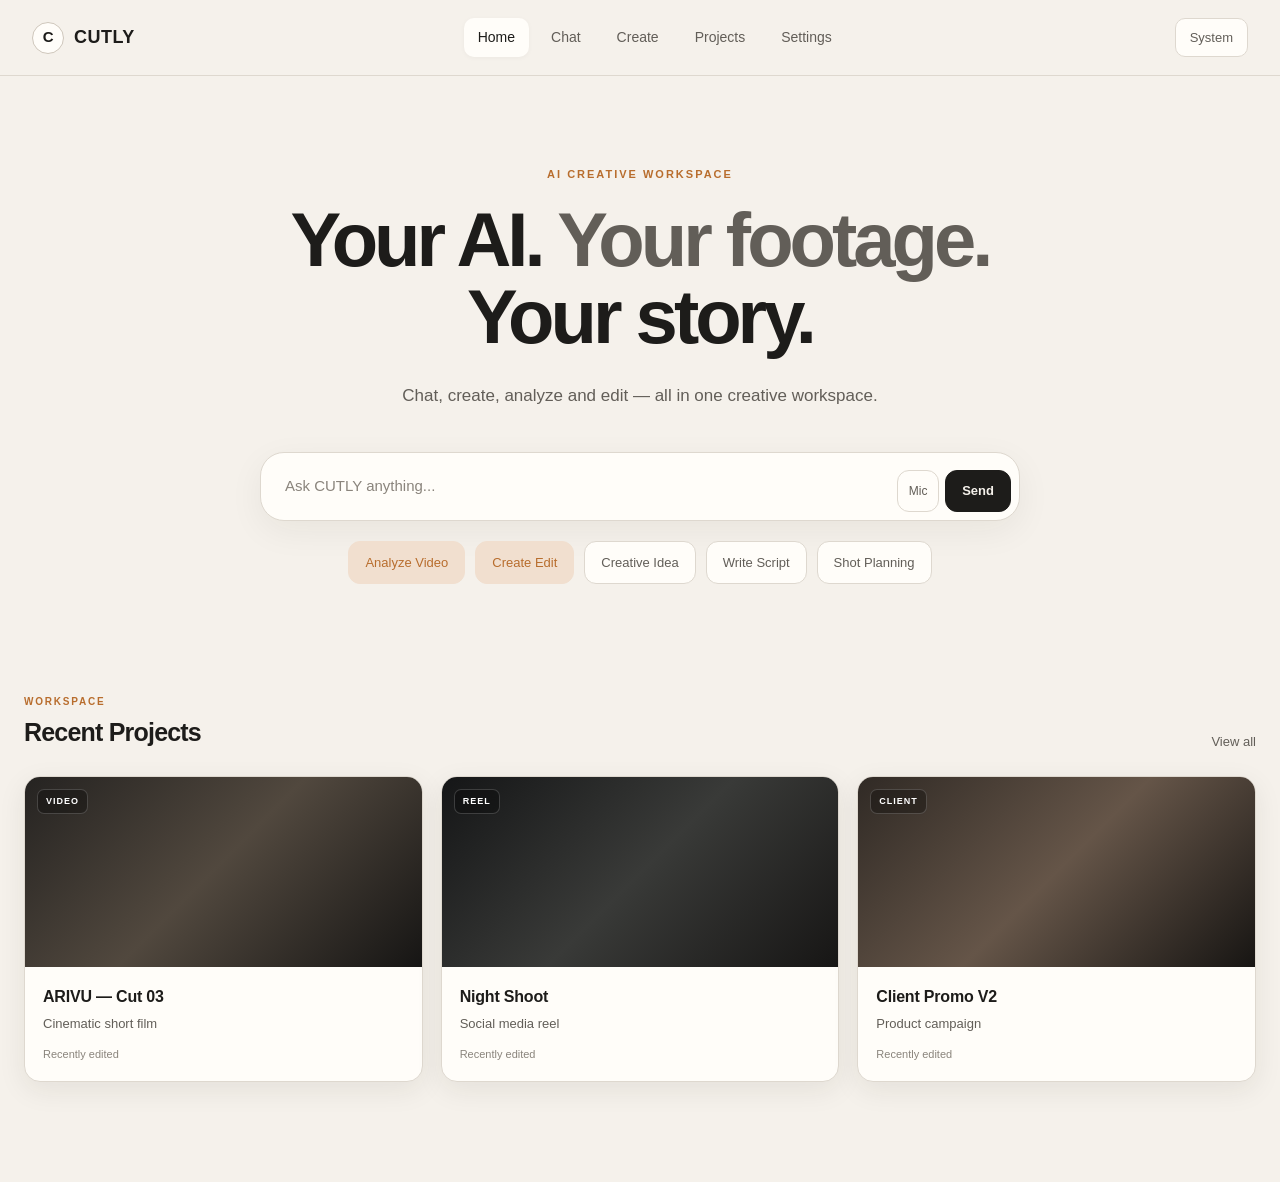
<file: index.html>
<!DOCTYPE html>
<html lang="en">
<head>
    <meta charset="UTF-8">
    <meta name="viewport" content="width=device-width, initial-scale=1.0">

    <meta
        name="description"
        content="CUTLY — Your AI. Your footage. Your story."
    >

    <title>CUTLY — Your AI. Your footage. Your story.</title>

    <link rel="stylesheet" href="style.css">
</head>

<body>

    <div id="app">

        <!-- ==============================
             NAVIGATION
        =============================== -->

        <header class="top-nav">

            <a href="#" class="brand" aria-label="CUTLY Home">
                <span class="brand-mark">C</span>
                <span class="brand-name">CUTLY</span>
            </a>

            <nav class="desktop-nav" aria-label="Main navigation">

                <a href="#" class="nav-link active">
                    Home
                </a>

                <a href="#" class="nav-link">
                    Chat
                </a>

                <a href="#" class="nav-link">
                    Create
                </a>

                <a href="#" class="nav-link">
                    Projects
                </a>

                <a href="#" class="nav-link">
                    Settings
                </a>

            </nav>
<div class="theme-control">

    <button
        class="theme-button"
        type="button"
        aria-label="Change theme"
        aria-expanded="false"
    >
        <span class="theme-current">System</span>
    </button>

    <div class="theme-menu" hidden>

        <button type="button" data-theme="light">
            Light
        </button>

        <button type="button" data-theme="dark">
            Dark
        </button>

        <button type="button" data-theme="system">
            System
        </button>

    </div>

</div>
        </header>


        <!-- ==============================
             MAIN CONTENT
        =============================== -->

        <main class="main-content">

            <!-- HERO -->

            <section class="hero-section">

                <p class="eyebrow">
                    AI CREATIVE WORKSPACE
                </p>

                <h1>
                    Your AI.
                    <span>Your footage.</span>
                    Your story.
                </h1>

                <p class="hero-description">
                    Chat, create, analyze and edit —
                    all in one creative workspace.
                </p>


                <!-- AI INPUT -->

                <div class="ai-input-container">

                    <label for="ai-input" class="sr-only">
                        Ask CUTLY anything
                    </label>

                    <textarea
                        id="ai-input"
                        class="ai-input"
                        rows="1"
                        placeholder="Ask CUTLY anything..."
                    ></textarea>

                    <div class="input-actions">

                        <button
                            type="button"
                            class="icon-button voice-button"
                            aria-label="Use voice input"
                        >
                            Mic
                        </button>

                        <button
                            type="button"
                            class="send-button"
                            aria-label="Send message"
                        >
                            Send
                        </button>

                    </div>

                </div>


                <!-- QUICK ACTIONS -->

                <div class="quick-actions">

                    <button
                        type="button"
                        class="quick-action primary-action"
                    >
                        <span>Analyze Video</span>
                    </button>

                    <button
                        type="button"
                        class="quick-action primary-action"
                    >
                        <span>Create Edit</span>
                    </button>

                    <button
                        type="button"
                        class="quick-action"
                    >
                        <span>Creative Idea</span>
                    </button>

                    <button
                        type="button"
                        class="quick-action"
                    >
                        <span>Write Script</span>
                    </button>

                    <button
                        type="button"
                        class="quick-action"
                    >
                        <span>Shot Planning</span>
                    </button>

                </div>

            </section>


            <!-- ==============================
                 RECENT PROJECTS
            =============================== -->

            <section class="projects-section">

                <div class="section-heading">

                    <div>
                        <p class="section-label">
                            WORKSPACE
                        </p>

                        <h2>
                            Recent Projects
                        </h2>
                    </div>

                    <button
                        type="button"
                        class="text-button"
                    >
                        View all
                    </button>

                </div>


                <div class="project-grid">

                    <!-- PROJECT 1 -->

                    <article class="project-card">

                        <div class="project-thumbnail project-thumbnail-one">
                            <span class="project-type">
                                VIDEO
                            </span>
                        </div>

                        <div class="project-info">

                            <h3>
                                ARIVU — Cut 03
                            </h3>

                            <p>
                                Cinematic short film
                            </p>

                            <span class="project-meta">
                                Recently edited
                            </span>

                        </div>

                    </article>


                    <!-- PROJECT 2 -->

                    <article class="project-card">

                        <div class="project-thumbnail project-thumbnail-two">
                            <span class="project-type">
                                REEL
                            </span>
                        </div>

                        <div class="project-info">

                            <h3>
                                Night Shoot
                            </h3>

                            <p>
                                Social media reel
                            </p>

                            <span class="project-meta">
                                Recently edited
                            </span>

                        </div>

                    </article>


                    <!-- PROJECT 3 -->

                    <article class="project-card">

                        <div class="project-thumbnail project-thumbnail-three">
                            <span class="project-type">
                                CLIENT
                            </span>
                        </div>

                        <div class="project-info">

                            <h3>
                                Client Promo V2
                            </h3>

                            <p>
                                Product campaign
                            </p>

                            <span class="project-meta">
                                Recently edited
                            </span>

                        </div>

                    </article>

                </div>

            </section>

        </main>


        <!-- ==============================
             MOBILE NAVIGATION
        =============================== -->

        <nav class="mobile-nav" aria-label="Mobile navigation">

            <a href="#" class="mobile-nav-item active">
                Home
            </a>

            <a href="#" class="mobile-nav-item">
                Chat
            </a>

            <a href="#" class="mobile-nav-item create-item">
                Create
            </a>

            <a href="#" class="mobile-nav-item">
                Projects
            </a>

            <a href="#" class="mobile-nav-item">
                Settings
            </a>

        </nav>

    </div>


    <script src="script.js"></script>

</body>
</html>
</file>
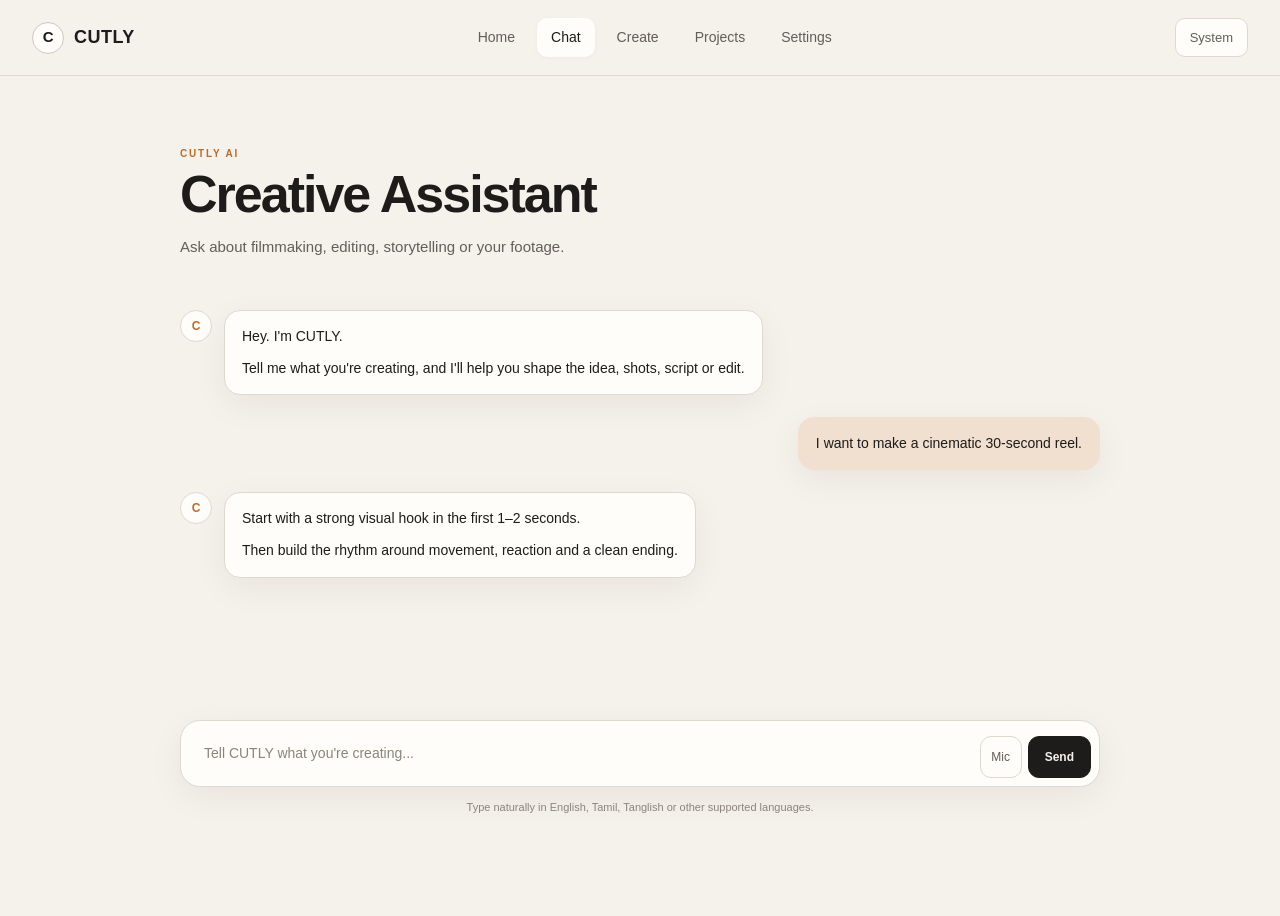
<file: chat.html>
<!DOCTYPE html>
<html lang="en">
<head>
    <meta charset="UTF-8">
    <meta name="viewport" content="width=device-width, initial-scale=1.0">

    <meta
        name="description"
        content="CUTLY AI Creative Assistant"
    >

    <title>Chat — CUTLY</title>

    <link rel="stylesheet" href="style.css">
</head>

<body>

    <div id="app">

        <!-- ==============================
             TOP NAVIGATION
        =============================== -->

        <header class="top-nav">

            <a href="index.html" class="brand" aria-label="CUTLY Home">
                <span class="brand-mark">C</span>
                <span class="brand-name">CUTLY</span>
            </a>

            <nav class="desktop-nav" aria-label="Main navigation">

                <a href="index.html" class="nav-link">
                    Home
                </a>

                <a href="chat.html" class="nav-link active">
                    Chat
                </a>

                <a href="#" class="nav-link">
                    Create
                </a>

                <a href="#" class="nav-link">
                    Projects
                </a>

                <a href="#" class="nav-link">
                    Settings
                </a>

            </nav>

            <!-- Theme -->

            <div class="theme-control">

                <button
                    class="theme-button"
                    type="button"
                    aria-label="Change theme"
                    aria-expanded="false"
                >
                    <span class="theme-current">
                        System
                    </span>
                </button>

                <div class="theme-menu" hidden>

                    <button type="button" data-theme="light">
                        Light
                    </button>

                    <button type="button" data-theme="dark">
                        Dark
                    </button>

                    <button type="button" data-theme="system">
                        System
                    </button>

                </div>

            </div>

        </header>


        <!-- ==============================
             CHAT MAIN
        =============================== -->

        <main class="chat-page">

            <section class="chat-container">

                <!-- Chat Header -->

                <div class="chat-header">

                    <div>

                        <p class="section-label">
                            CUTLY AI
                        </p>

                        <h1>
                            Creative Assistant
                        </h1>

                        <p class="chat-subtitle">
                            Ask about filmmaking, editing,
                            storytelling or your footage.
                        </p>

                    </div>

                </div>


                <!-- ==============================
                     CONVERSATION
                =============================== -->

                <div
                    class="chat-messages"
                    id="chat-messages"
                    aria-live="polite"
                >

                    <!-- AI Welcome -->

                    <div class="message ai-message">

                        <div class="message-avatar">
                            C
                        </div>

                        <div class="message-content">

                            <p>
                                Hey. I'm CUTLY.
                            </p>

                            <p>
                                Tell me what you're creating,
                                and I'll help you shape the idea,
                                shots, script or edit.
                            </p>

                        </div>

                    </div>


                    <!-- Example User Message -->

                    <div class="message user-message">

                        <div class="message-content">

                            <p>
                                I want to make a cinematic
                                30-second reel.
                            </p>

                        </div>

                    </div>


                    <!-- Example AI Response -->

                    <div class="message ai-message">

                        <div class="message-avatar">
                            C
                        </div>

                        <div class="message-content">

                            <p>
                                Start with a strong visual hook
                                in the first 1–2 seconds.
                            </p>

                            <p>
                                Then build the rhythm around
                                movement, reaction and a clean ending.
                            </p>

                        </div>

                    </div>

                </div>


                <!-- ==============================
                     CHAT INPUT
                =============================== -->

                <div class="chat-input-area">

                    <label
                        for="chat-input"
                        class="sr-only"
                    >
                        Message CUTLY
                    </label>

                    <textarea
                        id="chat-input"
                        class="chat-input"
                        rows="1"
                        placeholder="Tell CUTLY what you're creating..."
                    ></textarea>


                    <div class="chat-input-actions">

                        <button
                            type="button"
                            class="chat-voice-button"
                            aria-label="Use voice input"
                        >
                            Mic
                        </button>

                        <button
                            type="button"
                            class="chat-send-button"
                            aria-label="Send message"
                        >
                            Send
                        </button>

                    </div>

                </div>


                <!-- AI capability hint -->

                <p class="chat-hint">
                    Type naturally in English, Tamil,
                    Tanglish or other supported languages.
                </p>

            </section>

        </main>


        <!-- ==============================
             MOBILE NAVIGATION
        =============================== -->

        <nav
            class="mobile-nav"
            aria-label="Mobile navigation"
        >

            <a
                href="index.html"
                class="mobile-nav-item"
            >
                Home
            </a>

            <a
                href="chat.html"
                class="mobile-nav-item active"
            >
                Chat
            </a>

            <a
                href="#"
                class="mobile-nav-item create-item"
            >
                Create
            </a>

            <a
                href="#"
                class="mobile-nav-item"
            >
                Projects
            </a>

            <a
                href="#"
                class="mobile-nav-item"
            >
                Settings
            </a>

        </nav>

    </div>


    <script src="script.js"></script>

</body>
</html>
</file>
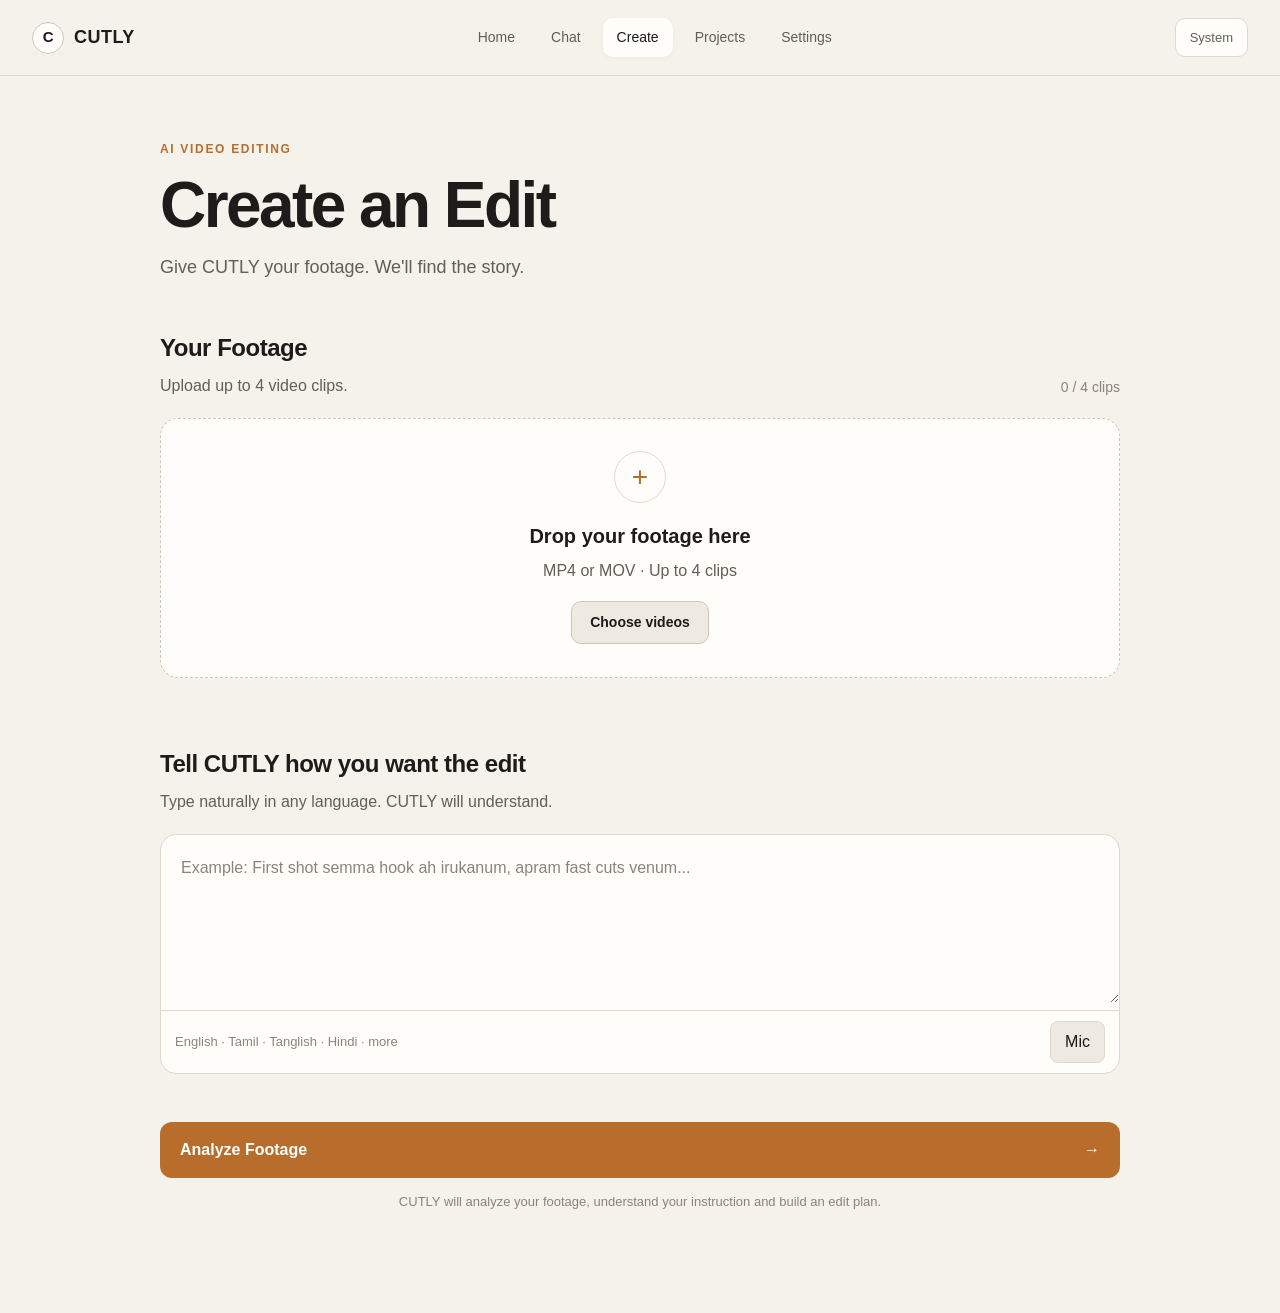
<file: create.html>
<!DOCTYPE html>
<html lang="en">

<head>

    <meta charset="UTF-8">

    <meta
        name="viewport"
        content="width=device-width, initial-scale=1.0"
    >

    <meta
        name="description"
        content="CUTLY — Create an AI-powered video edit."
    >

    <title>Create Edit — CUTLY</title>

    <link rel="stylesheet" href="style.css">

</head>

<body>

<div id="app">

    <!-- ==============================
         NAVIGATION
    =============================== -->

    <header class="top-nav">

        <a
            href="index.html"
            class="brand"
            aria-label="CUTLY Home"
        >

            <span class="brand-mark">C</span>

            <span class="brand-name">
                CUTLY
            </span>

        </a>


        <nav
            class="desktop-nav"
            aria-label="Main navigation"
        >

            <a
                href="index.html"
                class="nav-link"
            >
                Home
            </a>

            <a
                href="chat.html"
                class="nav-link"
            >
                Chat
            </a>

            <a
                href="create.html"
                class="nav-link active"
            >
                Create
            </a>

            <a
                href="#"
                class="nav-link"
            >
                Projects
            </a>

            <a
                href="#"
                class="nav-link"
            >
                Settings
            </a>

        </nav>


        <!-- Theme -->

        <div class="theme-control">

            <button
                class="theme-button"
                type="button"
                aria-label="Change theme"
                aria-expanded="false"
            >

                <span class="theme-current">
                    System
                </span>

            </button>


            <div
                class="theme-menu"
                hidden
            >

                <button
                    type="button"
                    data-theme="light"
                >
                    Light
                </button>

                <button
                    type="button"
                    data-theme="dark"
                >
                    Dark
                </button>

                <button
                    type="button"
                    data-theme="system"
                >
                    System
                </button>

            </div>

        </div>

    </header>


    <!-- ==============================
         CREATE MAIN
    =============================== -->

    <main class="create-page">

        <section class="create-container">


            <!-- HEADER -->

            <div class="create-header">

                <p class="section-label">
                    AI VIDEO EDITING
                </p>

                <h1>
                    Create an Edit
                </h1>

                <p class="create-subtitle">
                    Give CUTLY your footage.
                    We'll find the story.
                </p>

            </div>


            <!-- ==============================
                 UPLOAD AREA
            =============================== -->

            <section
                class="upload-section"
                aria-label="Video upload"
            >

                <div class="upload-header">

                    <div>

                        <h2>
                            Your Footage
                        </h2>

                        <p>
                            Upload up to 4 video clips.
                        </p>

                    </div>

                    <span class="clip-counter">
                        0 / 4 clips
                    </span>

                </div>


                <!-- Upload box -->

                <label
                    class="upload-box"
                    for="video-upload"
                >

                    <input
                        id="video-upload"
                        type="file"
                        accept="video/mp4,video/quicktime"
                        multiple
                        hidden
                    >

                    <div class="upload-icon">
                        +
                    </div>

                    <h3>
                        Drop your footage here
                    </h3>

                    <p>
                        MP4 or MOV · Up to 4 clips
                    </p>

                    <span class="upload-button">
                        Choose videos
                    </span>

                </label>


                <!-- Uploaded clips -->

                <div
                    class="clip-grid"
                    id="clip-grid"
                >

                </div>

            </section>


            <!-- ==============================
                 AI INSTRUCTION
            =============================== -->

            <section class="instruction-section">

                <div class="instruction-header">

                    <h2>
                        Tell CUTLY how you want the edit
                    </h2>

                    <p>
                        Type naturally in any language.
                        CUTLY will understand.
                    </p>

                </div>


                <div class="instruction-box">

                    <label
                        for="edit-instruction"
                        class="sr-only"
                    >
                        Edit instruction
                    </label>

                    <textarea
                        id="edit-instruction"
                        rows="5"
                        placeholder="Example: First shot semma hook ah irukanum, apram fast cuts venum..."
                    ></textarea>


                    <div class="instruction-actions">

                        <span class="language-hint">
                            English · Tamil · Tanglish · Hindi · more
                        </span>

                        <button
                            type="button"
                            class="instruction-mic"
                            id="instruction-mic"
                        >
                            Mic
                        </button>

                    </div>

                </div>

            </section>


            <!-- ==============================
                 ANALYZE BUTTON
            =============================== -->

            <button
                type="button"
                class="analyze-button"
                id="analyze-button"
            >

                <span>
                    Analyze Footage
                </span>

                <span>
                    →
                </span>

            </button>


            <p class="create-note">
                CUTLY will analyze your footage,
                understand your instruction and build
                an edit plan.
            </p>

        </section>

    </main>
<!-- ANALYSIS SCREEN -->
<section class="analysis-screen" id="analysis-screen">

    <div class="analysis-content">

        <p class="analysis-label">CUTLY ANALYSIS</p>

        <h2>Analyzing your footage</h2>

        <p class="analysis-subtitle">
            CUTLY is understanding your footage and building your edit.
        </p>

        <div class="analysis-progress">
            <div class="progress-bar">
                <div class="progress-fill" id="progress-fill"></div>
            </div>

            <span id="progress-percent">0%</span>
        </div>

        <div class="analysis-steps">

            <div class="analysis-step" id="step-shots">
                <span class="step-icon">○</span>
                <span>Detecting shots</span>
            </div>

            <div class="analysis-step" id="step-moments">
                <span class="step-icon">○</span>
                <span>Finding key moments</span>
            </div>

            <div class="analysis-step" id="step-pacing">
                <span class="step-icon">○</span>
                <span>Checking pacing</span>
            </div>

            <div class="analysis-step" id="step-building">
                <span class="step-icon">○</span>
                <span>Building edit</span>
            </div>

        </div>

        <div class="analysis-complete" id="analysis-complete">
            <span>✓</span>
            <div>
                <strong>Let's do this.</strong>
                <p>CUTLY has finished analyzing your clips.</p>
            </div>
        </div>

        <button class="view-plan-button" id="view-plan-button">
            <span>View Edit Plan</span>
            <span>→</span>
        </button>

    </div>

</section>
<!-- EDIT PLAN SCREEN -->
<section class="edit-plan-screen" id="edit-plan-screen">

    <div class="edit-plan-content">

        <p class="analysis-label">CUTLY EDIT PLAN</p>

        <h2>Your Edit</h2>

        <p class="analysis-subtitle">
            CUTLY has shaped your footage into a story.
        </p>

        <div class="edit-meta">
            <span>12.8 sec</span>
            <span>Cinematic</span>
            <span>Fast paced</span>
        </div>

        <div class="shot-list">

            <div class="shot-card">
                <span class="shot-number">01</span>
                <div>
                    <strong>HOOK</strong>
                    <p>Start with the strongest opening moment.</p>
                </div>
                <span class="shot-time">00:00 – 00:03</span>
            </div>

            <div class="shot-card">
                <span class="shot-number">02</span>
                <div>
                    <strong>ACTION</strong>
                    <p>Move quickly into the main action.</p>
                </div>
                <span class="shot-time">00:03 – 00:07</span>
            </div>

            <div class="shot-card">
                <span class="shot-number">03</span>
                <div>
                    <strong>REACTION</strong>
                    <p>Use the reaction to give the sequence emotion.</p>
                </div>
                <span class="shot-time">00:07 – 00:10</span>
            </div>

            <div class="shot-card">
                <span class="shot-number">04</span>
                <div>
                    <strong>ENDING</strong>
                    <p>Finish on a clean memorable frame.</p>
                </div>
                <span class="shot-time">00:10 – 00:12.8</span>
            </div>

        </div>

        <div class="edit-plan-actions">
            <button class="adjust-button" id="adjust-edit-button">
                Adjust
            </button>

            <button class="create-edit-button" id="create-edit-button">
                Create Edit →
            </button>
        </div>

    </div>

</section>

    <!-- ==============================
         MOBILE NAV
    =============================== -->

    <nav
        class="mobile-nav"
        aria-label="Mobile navigation"
    >

        <a
            href="index.html"
            class="mobile-nav-item"
        >
            Home
        </a>

        <a
            href="chat.html"
            class="mobile-nav-item"
        >
            Chat
        </a>

        <a
            href="create.html"
            class="mobile-nav-item active create-item"
        >
            Create
        </a>

        <a
            href="#"
            class="mobile-nav-item"
        >
            Projects
        </a>

        <a
            href="#"
            class="mobile-nav-item"
        >
            Settings
        </a>

    </nav>

</div>


<script src="script.js"></script>

</body>

</html>
</file>
<file: style.css>
/* =========================================================
   CUTLY — V1 DESIGN SYSTEM
   ========================================================= */

/* ---------- THEME VARIABLES ---------- */

:root {
    --bg: #f5f1eb;
    --surface: #fffdf9;
    --surface-soft: #eee9e1;

    --text: #1d1c1a;
    --text-soft: #625e58;
    --text-muted: #8a847c;

    --border: #ded8cf;
    --border-strong: #cec6bb;

    --accent: #b86d2d;
    --accent-hover: #9f5b23;
    --accent-soft: #f1dfcf;

    --shadow-soft: 0 10px 35px rgba(40, 32, 24, 0.06);
    --shadow-card: 0 8px 28px rgba(40, 32, 24, 0.08);

    --radius-small: 10px;
    --radius-medium: 16px;
    --radius-large: 24px;

    --max-width: 1240px;
}


/* ---------- DARK THEME FOUNDATION ---------- */

@media (prefers-color-scheme: dark) {
    :root {
        --bg: #11100f;
        --surface: #181715;
        --surface-soft: #211f1c;

        --text: #f5f1eb;
        --text-soft: #b8b1a8;
        --text-muted: #827b73;

        --border: #302d29;
        --border-strong: #403b35;

        --accent: #d18a4b;
        --accent-hover: #e09a5b;
        --accent-soft: #38291e;

        --shadow-soft: 0 10px 35px rgba(0, 0, 0, 0.20);
        --shadow-card: 0 8px 28px rgba(0, 0, 0, 0.30);
    }
}


/* ---------- RESET ---------- */

* {
    margin: 0;
    padding: 0;
    box-sizing: border-box;
}

html {
    scroll-behavior: smooth;
}

body {
    min-height: 100vh;

    font-family:
        Inter,
        -apple-system,
        BlinkMacSystemFont,
        "Segoe UI",
        Arial,
        sans-serif;

    background: var(--bg);
    color: var(--text);

    line-height: 1.5;

    -webkit-font-smoothing: antialiased;
}

button,
input,
textarea {
    font: inherit;
}

button {
    cursor: pointer;
}

a {
    color: inherit;
    text-decoration: none;
}

textarea {
    resize: none;
}

::selection {
    background: var(--accent-soft);
    color: var(--text);
}


/* ---------- ACCESSIBILITY ---------- */

.sr-only {
    position: absolute;
    width: 1px;
    height: 1px;
    padding: 0;
    margin: -1px;
    overflow: hidden;
    clip: rect(0, 0, 0, 0);
    white-space: nowrap;
    border: 0;
}


/* ---------- APP ---------- */

#app {
    min-height: 100vh;
}


/* =========================================================
   NAVIGATION
   ========================================================= */

.top-nav {
    width: 100%;
    height: 76px;

    display: flex;
    align-items: center;
    justify-content: space-between;

    padding: 0 32px;

    border-bottom: 1px solid var(--border);

    background: rgba(245, 241, 235, 0.88);

    backdrop-filter: blur(16px);
    -webkit-backdrop-filter: blur(16px);

    position: sticky;
    top: 0;
    z-index: 100;
}

.brand {
    display: flex;
    align-items: center;
    gap: 10px;

    font-weight: 700;
    letter-spacing: -0.5px;
}

.brand-mark {
    width: 32px;
    height: 32px;

    display: grid;
    place-items: center;

    border: 1px solid var(--border-strong);
    border-radius: 50%;

    font-size: 15px;
    font-weight: 700;

    background: var(--surface);
}

.brand-name {
    font-size: 18px;
    letter-spacing: 0.5px;
}

.desktop-nav {
    display: flex;
    align-items: center;
    gap: 8px;
}

.nav-link {
    padding: 9px 14px;

    border-radius: 10px;

    color: var(--text-soft);

    font-size: 14px;
    font-weight: 500;

    transition:
        background 0.2s ease,
        color 0.2s ease;
}

.nav-link:hover {
    background: var(--surface-soft);
    color: var(--text);
}

.nav-link.active {
    background: var(--surface);
    color: var(--text);

    box-shadow: 0 1px 5px rgba(0, 0, 0, 0.04);
}

.theme-button {
    border: 1px solid var(--border);
    background: var(--surface);

    color: var(--text-soft);

    padding: 9px 14px;

    border-radius: 10px;

    font-size: 13px;

    transition: all 0.2s ease;
}

.theme-button:hover {
    border-color: var(--border-strong);
    color: var(--text);
}


/* =========================================================
   MAIN CONTENT
   ========================================================= */

.main-content {
    width: min(100% - 48px, var(--max-width));

    margin: 0 auto;

    padding: 90px 0 100px;
}


/* =========================================================
   HERO
   ========================================================= */

.hero-section {
    max-width: 900px;

    margin: 0 auto;

    text-align: center;
}

.eyebrow {
    margin-bottom: 18px;

    color: var(--accent);

    font-size: 11px;
    font-weight: 700;

    letter-spacing: 2px;
}

.hero-section h1 {
    max-width: 850px;

    margin: 0 auto;

    font-size: clamp(42px, 6vw, 76px);

    line-height: 1.02;

    letter-spacing: -4px;

    font-weight: 650;
}

.hero-section h1 span {
    color: var(--text-soft);
}

.hero-description {
    max-width: 590px;

    margin: 26px auto 0;

    color: var(--text-soft);

    font-size: 17px;

    line-height: 1.7;
}


/* =========================================================
   AI INPUT
   ========================================================= */

.ai-input-container {
    max-width: 760px;

    margin: 42px auto 0;

    padding: 8px;

    display: flex;
    align-items: flex-end;
    gap: 8px;

    background: var(--surface);

    border: 1px solid var(--border);

    border-radius: var(--radius-large);

    box-shadow: var(--shadow-soft);

    transition:
        border-color 0.2s ease,
        box-shadow 0.2s ease;
}

.ai-input-container:focus-within {
    border-color: var(--accent);

    box-shadow:
        0 10px 35px rgba(40, 32, 24, 0.08),
        0 0 0 3px var(--accent-soft);
}

.ai-input {
    width: 100%;
    min-height: 48px;

    padding: 14px 16px;

    border: none;
    outline: none;

    background: transparent;

    color: var(--text);

    font-size: 15px;

    line-height: 1.5;
}

.ai-input::placeholder {
    color: var(--text-muted);
}

.input-actions {
    display: flex;
    align-items: center;
    gap: 6px;
}

.icon-button,
.send-button {
    height: 42px;

    border-radius: 12px;

    border: 1px solid var(--border);

    display: grid;
    place-items: center;

    transition: all 0.2s ease;
}

.icon-button {
    width: 42px;

    background: transparent;

    color: var(--text-soft);

    font-size: 12px;
}

.icon-button:hover {
    background: var(--surface-soft);
    color: var(--text);
}

.send-button {
    padding: 0 16px;

    border-color: var(--text);

    background: var(--text);

    color: var(--bg);

    font-size: 13px;
    font-weight: 600;
}

.send-button:hover {
    background: var(--accent);
    border-color: var(--accent);
}


/* =========================================================
   QUICK ACTIONS
   ========================================================= */

.quick-actions {
    display: flex;

    justify-content: center;
    flex-wrap: wrap;

    gap: 10px;

    margin-top: 20px;
}

.quick-action {
    padding: 11px 16px;

    border: 1px solid var(--border);

    border-radius: 12px;

    background: var(--surface);

    color: var(--text-soft);

    font-size: 13px;
    font-weight: 500;

    transition:
        transform 0.2s ease,
        border-color 0.2s ease,
        background 0.2s ease,
        color 0.2s ease;
}

.quick-action:hover {
    transform: translateY(-1px);

    border-color: var(--border-strong);

    background: var(--surface-soft);

    color: var(--text);
}

.quick-action.primary-action {
    border-color: var(--accent-soft);

    background: var(--accent-soft);

    color: var(--accent);
}

.quick-action.primary-action:hover {
    border-color: var(--accent);
}


/* =========================================================
   PROJECTS
   ========================================================= */

.projects-section {
    margin-top: 110px;
}

.section-heading {
    display: flex;
    align-items: flex-end;
    justify-content: space-between;

    margin-bottom: 24px;
}

.section-label {
    margin-bottom: 5px;

    color: var(--accent);

    font-size: 10px;
    font-weight: 700;

    letter-spacing: 1.8px;
}

.section-heading h2 {
    font-size: 25px;

    letter-spacing: -0.8px;
}

.text-button {
    border: none;

    background: transparent;

    color: var(--text-soft);

    font-size: 13px;
    font-weight: 500;
}

.text-button:hover {
    color: var(--accent);
}


/* ---------- PROJECT GRID ---------- */

.project-grid {
    display: grid;

    grid-template-columns:
        repeat(3, minmax(0, 1fr));

    gap: 18px;
}


/* ---------- PROJECT CARD ---------- */

.project-card {
    overflow: hidden;

    border: 1px solid var(--border);

    border-radius: var(--radius-medium);

    background: var(--surface);

    box-shadow: var(--shadow-card);

    transition:
        transform 0.25s ease,
        border-color 0.25s ease;
}

.project-card:hover {
    transform: translateY(-4px);

    border-color: var(--border-strong);
}


/* ---------- PROJECT THUMBNAILS ---------- */

.project-thumbnail {
    position: relative;

    height: 190px;

    overflow: hidden;

    background-size: cover;
    background-position: center;
}


/*
   Temporary cinematic thumbnails.
   Real project images will be connected later.
*/

.project-thumbnail-one {
    background:
        linear-gradient(
            135deg,
            #252321 0%,
            #51483e 48%,
            #161514 100%
        );
}

.project-thumbnail-two {
    background:
        linear-gradient(
            135deg,
            #151617 0%,
            #393a38 50%,
            #171615 100%
        );
}

.project-thumbnail-three {
    background:
        linear-gradient(
            135deg,
            #302a25 0%,
            #655548 50%,
            #171513 100%
        );
}

.project-type {
    position: absolute;

    top: 12px;
    left: 12px;

    padding: 5px 8px;

    border: 1px solid rgba(255, 255, 255, 0.18);

    border-radius: 7px;

    background: rgba(0, 0, 0, 0.28);

    color: #fff;

    font-size: 9px;
    font-weight: 700;

    letter-spacing: 1px;

    backdrop-filter: blur(8px);
}


/* ---------- PROJECT INFO ---------- */

.project-info {
    padding: 18px;
}

.project-info h3 {
    font-size: 16px;

    letter-spacing: -0.2px;
}

.project-info p {
    margin-top: 5px;

    color: var(--text-soft);

    font-size: 13px;
}

.project-meta {
    display: block;

    margin-top: 13px;

    color: var(--text-muted);

    font-size: 11px;
}


/* =========================================================
   MOBILE NAV
   ========================================================= */

.mobile-nav {
    display: none;
}


/* =========================================================
   RESPONSIVE — TABLET
   ========================================================= */

@media (max-width: 900px) {

    .desktop-nav {
        gap: 2px;
    }

    .nav-link {
        padding: 8px 9px;
    }

    .main-content {
        padding-top: 70px;
    }

    .project-grid {
        grid-template-columns: 1fr 1fr;
    }
}


/* =========================================================
   RESPONSIVE — MOBILE
   ========================================================= */

@media (max-width: 700px) {

    .top-nav {
        height: 64px;

        padding: 0 18px;
    }

    .desktop-nav {
        display: none;
    }

    .theme-button {
        padding: 8px 10px;
    }

    .brand-mark {
        width: 29px;
        height: 29px;
    }

    .brand-name {
        font-size: 16px;
    }

    .main-content {
        width: min(100% - 32px, 600px);

        padding: 55px 0 100px;
    }

    .hero-section h1 {
        font-size: clamp(40px, 12vw, 58px);

        letter-spacing: -2.8px;
    }

    .hero-description {
        font-size: 15px;
    }

    .ai-input-container {
        margin-top: 30px;

        border-radius: 18px;
    }

    .ai-input {
        min-height: 44px;

        padding: 12px;
    }

    .quick-actions {
        justify-content: flex-start;
    }

    .quick-action {
        font-size: 12px;
    }

    .projects-section {
        margin-top: 75px;
    }

    .section-heading h2 {
        font-size: 21px;
    }

    .project-grid {
        grid-template-columns: 1fr;

        gap: 14px;
    }

    .project-thumbnail {
        height: 210px;
    }

    .mobile-nav {
        position: fixed;

        left: 12px;
        right: 12px;
        bottom: 12px;

        height: 64px;

        display: grid;
        grid-template-columns: repeat(5, 1fr);
        align-items: center;

        padding: 5px;

        border: 1px solid var(--border);

        border-radius: 18px;

        background: rgba(255, 253, 249, 0.92);

        box-shadow: 0 10px 35px rgba(0, 0, 0, 0.12);

        backdrop-filter: blur(18px);
        -webkit-backdrop-filter: blur(18px);

        z-index: 200;
    }

    .mobile-nav-item {
        height: 52px;

        display: grid;
        place-items: center;

        border-radius: 14px;

        color: var(--text-muted);

        font-size: 10px;
        font-weight: 600;

        transition: all 0.2s ease;
    }

    .mobile-nav-item.active {
        background: var(--surface-soft);

        color: var(--text);
    }

    .mobile-nav-item.create-item {
        color: var(--accent);
    }
}


/* =========================================================
   VERY SMALL SCREENS
   ========================================================= */

@media (max-width: 400px) {

    .main-content {
        width: min(100% - 24px, 600px);
    }

    .hero-section h1 {
        font-size: 38px;
    }

    .ai-input-container {
        flex-direction: column;
        align-items: stretch;
    }

    .input-actions {
        justify-content: flex-end;
    }

    .project-thumbnail {
        height: 180px;
    }
}
/* =========================================================
   THEME CONTROL
   ========================================================= */

.theme-control {
    position: relative;
}

.theme-menu {
    position: absolute;

    top: calc(100% + 10px);
    right: 0;

    min-width: 130px;

    padding: 6px;

    border: 1px solid var(--border);
    border-radius: 12px;

    background: var(--surface);

    box-shadow: var(--shadow-card);

    z-index: 300;
}

.theme-menu[hidden] {
    display: none;
}

.theme-menu button {
    width: 100%;

    padding: 10px 12px;

    border: none;
    border-radius: 8px;

    background: transparent;

    color: var(--text-soft);

    text-align: left;

    font-size: 13px;

    cursor: pointer;
}

.theme-menu button:hover {
    background: var(--surface-soft);
    color: var(--text);
}


/* =========================================================
   MANUAL THEME OVERRIDES
   ========================================================= */

html[data-theme="light"] {
    --bg: #f5f1eb;
    --surface: #fffdf9;
    --surface-soft: #eee9e1;

    --text: #1d1c1a;
    --text-soft: #625e58;
    --text-muted: #8a847c;

    --border: #ded8cf;
    --border-strong: #cec6bb;

    --accent: #b86d2d;
    --accent-hover: #9f5b23;
    --accent-soft: #f1dfcf;
}

html[data-theme="dark"] {
    --bg: #11100f;
    --surface: #181715;
    --surface-soft: #211f1c;

    --text: #f5f1eb;
    --text-soft: #b8b1a8;
    --text-muted: #827b73;

    --border: #302d29;
    --border-strong: #403b35;

    --accent: #d18a4b;
    --accent-hover: #e09a5b;
    --accent-soft: #38291e;
}


/* Keep navigation translucent according to theme */

html[data-theme="light"] .top-nav {
    background: rgba(245, 241, 235, 0.88);
}

html[data-theme="dark"] .top-nav {
    background: rgba(17, 16, 15, 0.88);
}


/* Mobile navigation */

html[data-theme="light"] .mobile-nav {
    background: rgba(255, 253, 249, 0.92);
}

html[data-theme="dark"] .mobile-nav {
    background: rgba(24, 23, 21, 0.92);
}
/* =========================================================
   CUTLY — CHAT SCREEN
   ========================================================= */

.chat-page {
    width: min(100% - 48px, 920px);
    margin: 0 auto;

    padding: 70px 0 100px;
}

.chat-container {
    width: 100%;
}

.chat-header {
    margin-bottom: 42px;
}

.chat-header h1 {
    margin-top: 6px;

    font-size: clamp(34px, 5vw, 52px);
    line-height: 1.05;
    letter-spacing: -2px;
}

.chat-subtitle {
    margin-top: 14px;

    color: var(--text-soft);

    font-size: 15px;
}


/* ==============================
   CHAT MESSAGES
   ============================== */

.chat-messages {
    display: flex;
    flex-direction: column;
    gap: 22px;

    min-height: 420px;

    padding: 10px 0 30px;
}

.message {
    display: flex;
    gap: 12px;

    max-width: 780px;
}

.ai-message {
    align-self: flex-start;
}

.user-message {
    align-self: flex-end;
    justify-content: flex-end;
}

.message-avatar {
    width: 32px;
    height: 32px;

    flex: 0 0 32px;

    display: grid;
    place-items: center;

    border: 1px solid var(--border);

    border-radius: 50%;

    background: var(--surface);

    color: var(--accent);

    font-size: 12px;
    font-weight: 700;
}

.message-content {
    padding: 14px 17px;

    border: 1px solid var(--border);

    border-radius: 16px;

    background: var(--surface);

    box-shadow: var(--shadow-soft);

    color: var(--text);

    font-size: 14px;

    line-height: 1.65;
}

.message-content p + p {
    margin-top: 9px;
}

.user-message .message-content {
    background: var(--accent-soft);

    border-color: var(--accent-soft);
}


/* ==============================
   CHAT INPUT
   ============================== */

.chat-input-area {
    display: flex;
    align-items: flex-end;
    gap: 8px;

    padding: 8px;

    border: 1px solid var(--border);

    border-radius: 20px;

    background: var(--surface);

    box-shadow: var(--shadow-soft);

    transition:
        border-color 0.2s ease,
        box-shadow 0.2s ease;
}

.chat-input-area:focus-within {
    border-color: var(--accent);

    box-shadow:
        0 10px 35px rgba(40, 32, 24, 0.08),
        0 0 0 3px var(--accent-soft);
}

.chat-input {
    width: 100%;
    min-height: 48px;

    padding: 14px 15px;

    border: none;
    outline: none;

    background: transparent;

    color: var(--text);

    font-size: 14px;

    line-height: 1.5;
}

.chat-input::placeholder {
    color: var(--text-muted);
}

.chat-input-actions {
    display: flex;
    gap: 6px;
}

.chat-voice-button,
.chat-send-button {
    height: 42px;

    border-radius: 11px;

    font-size: 12px;

    transition: all 0.2s ease;
}

.chat-voice-button {
    width: 42px;

    border: 1px solid var(--border);

    background: transparent;

    color: var(--text-soft);
}

.chat-voice-button:hover {
    background: var(--surface-soft);
    color: var(--text);
}

.chat-send-button {
    padding: 0 16px;

    border: 1px solid var(--text);

    background: var(--text);

    color: var(--bg);

    font-weight: 600;
}

.chat-send-button:hover {
    border-color: var(--accent);

    background: var(--accent);
}


/* ==============================
   CHAT HINT
   ============================== */

.chat-hint {
    margin-top: 12px;

    color: var(--text-muted);

    text-align: center;

    font-size: 11px;
}


/* ==============================
   CHAT MOBILE
   ============================== */

@media (max-width: 700px) {

    .chat-page {
        width: min(100% - 28px, 600px);

        padding: 45px 0 100px;
    }

    .chat-header {
        margin-bottom: 30px;
    }

    .chat-header h1 {
        font-size: 38px;

        letter-spacing: -1.8px;
    }

    .chat-subtitle {
        font-size: 14px;
    }

    .chat-messages {
        min-height: 380px;

        gap: 16px;
    }

    .message {
        max-width: 92%;
    }

    .message-content {
        padding: 12px 14px;

        font-size: 13px;
    }

    .chat-input-area {
        border-radius: 17px;
    }

    .chat-input {
        min-height: 44px;

        padding: 12px;
    }

    .chat-hint {
        font-size: 10px;
    }
}
/* =========================================
   CREATE EDIT PAGE
========================================= */

.create-page {
    width: 100%;
    min-height: calc(100vh - 72px);
    padding: 64px 24px 100px;
}

.create-container {
    width: min(960px, 100%);
    margin: 0 auto;
}

.create-header {
    margin-bottom: 48px;
}

.create-header .section-label {
    margin: 0 0 14px;
    font-size: 12px;
    font-weight: 700;
    letter-spacing: 0.14em;
    color: var(--accent);
}

.create-header h1 {
    margin: 0 0 14px;
    font-size: clamp(40px, 5vw, 64px);
    line-height: 1.05;
    letter-spacing: -0.04em;
}

.create-subtitle {
    margin: 0;
    color: var(--text-soft);
    font-size: 18px;
    line-height: 1.6;
}

.upload-section,
.instruction-section {
    margin-bottom: 48px;
}

.upload-header,
.instruction-header {
    margin-bottom: 20px;
}

.upload-header {
    display: flex;
    align-items: flex-end;
    justify-content: space-between;
    gap: 20px;
}

.upload-header h2,
.instruction-header h2 {
    margin: 0 0 8px;
    font-size: 24px;
    letter-spacing: -0.02em;
}

.upload-header p,
.instruction-header p {
    margin: 0;
    color: var(--text-soft);
}

.clip-counter {
    color: var(--text-muted);
    font-size: 14px;
    white-space: nowrap;
}

.upload-box {
    min-height: 260px;
    border: 1px dashed var(--border-strong);
    border-radius: 18px;
    background: var(--surface);
    display: flex;
    flex-direction: column;
    align-items: center;
    justify-content: center;
    text-align: center;
    cursor: pointer;
    transition: border-color 0.2s ease, transform 0.2s ease;
}

.upload-box:hover {
    border-color: var(--accent);
    transform: translateY(-2px);
}

.upload-icon {
    width: 52px;
    height: 52px;
    margin-bottom: 18px;
    border: 1px solid var(--border);
    border-radius: 50%;
    display: grid;
    place-items: center;
    font-size: 28px;
    color: var(--accent);
}

.upload-box h3 {
    margin: 0 0 8px;
    font-size: 20px;
}

.upload-box p {
    margin: 0 0 18px;
    color: var(--text-soft);
}

.upload-button {
    padding: 10px 18px;
    border: 1px solid var(--border-strong);
    border-radius: 10px;
    color: var(--text);
    background: var(--surface-soft);
    font-size: 14px;
    font-weight: 600;
}

.clip-grid {
    display: grid;
    grid-template-columns: repeat(2, minmax(0, 1fr));
    gap: 16px;
    margin-top: 20px;
}

.instruction-box {
    border: 1px solid var(--border);
    border-radius: 16px;
    background: var(--surface);
    overflow: hidden;
}

#edit-instruction {
    width: 100%;
    min-height: 150px;
    padding: 20px;
    border: 0;
    outline: none;
    resize: vertical;
    background: transparent;
    color: var(--text);
    font: inherit;
    line-height: 1.6;
}

#edit-instruction::placeholder {
    color: var(--text-muted);
}

.instruction-actions {
    min-height: 52px;
    padding: 10px 14px;
    border-top: 1px solid var(--border);
    display: flex;
    align-items: center;
    justify-content: space-between;
    gap: 12px;
}

.language-hint {
    color: var(--text-muted);
    font-size: 13px;
}

.instruction-mic {
    padding: 8px 14px;
    border: 1px solid var(--border);
    border-radius: 8px;
    background: var(--surface-soft);
    color: var(--text);
    cursor: pointer;
}

.analyze-button {
    width: 100%;
    min-height: 56px;
    padding: 0 20px;
    border: 0;
    border-radius: 12px;
    background: var(--accent);
    color: #ffffff;
    display: flex;
    align-items: center;
    justify-content: space-between;
    font: inherit;
    font-weight: 700;
    cursor: pointer;
    transition: background 0.2s ease, transform 0.2s ease;
}

.analyze-button:hover {
    background: var(--accent-hover);
    transform: translateY(-1px);
}

.create-note {
    margin: 14px 0 0;
    color: var(--text-muted);
    font-size: 13px;
    line-height: 1.6;
    text-align: center;
}

@media (max-width: 700px) {

    .create-page {
        padding: 40px 18px 90px;
    }

    .create-header {
        margin-bottom: 36px;
    }

    .upload-header {
        align-items: flex-start;
        flex-direction: column;
    }

    .clip-grid {
        grid-template-columns: 1fr;
    }

    .upload-box {
        min-height: 220px;
    }

    .language-hint {
        font-size: 12px;
    }
}
/* =========================================================
   CREATE — VIDEO CLIP PREVIEW
   ========================================================= */

.clip-grid {
    display: grid;
    grid-template-columns: repeat(2, minmax(0, 1fr));
    gap: 16px;
    margin-top: 20px;
}

.clip-card {
    overflow: hidden;
    border: 1px solid var(--border);
    border-radius: 16px;
    background: var(--surface);
}

.clip-preview {
    display: block;
    width: 100%;
    height: 220px;
    object-fit: cover;
    background: #000;
}

.clip-details {
    display: flex;
    align-items: center;
    gap: 12px;
    padding: 12px 14px;
}

.clip-name {
    flex: 1;
    min-width: 0;
    overflow: hidden;
    text-overflow: ellipsis;
    white-space: nowrap;
}

.clip-duration {
    color: var(--text-muted);
    font-size: 13px;
}

.clip-remove {
    border: 1px solid var(--border);
    border-radius: 8px;
    background: transparent;
    color: var(--text-soft);
    padding: 6px 10px;
    cursor: pointer;
}

.clip-remove:hover {
    border-color: var(--border-strong);
    color: var(--text);
}

@media (max-width: 700px) {
    .clip-grid {
        grid-template-columns: 1fr;
    }

    .clip-preview {
        height: 200px;
    }
}
/* =========================================================
   CUTLY — ANALYSIS SCREEN
   ========================================================= */

.analysis-screen {
    display: none;
    min-height: calc(100vh - 72px);
    width: 100%;
    align-items: center;
    justify-content: center;
    padding: 60px 24px;
    box-sizing: border-box;
}

.analysis-content {
    width: min(680px, 100%);
    text-align: center;
}

.analysis-label {
    margin-bottom: 14px;
    color: var(--text-muted);
    font-size: 12px;
    font-weight: 600;
    letter-spacing: 0.14em;
}

.analysis-content h2 {
    margin: 0;
    font-size: clamp(30px, 5vw, 48px);
    letter-spacing: -0.03em;
}

.analysis-subtitle {
    margin: 14px auto 36px;
    max-width: 520px;
    color: var(--text-muted);
    line-height: 1.6;
}

.analysis-progress {
    display: flex;
    align-items: center;
    gap: 14px;
    margin-bottom: 34px;
}

.progress-bar {
    flex: 1;
    height: 6px;
    overflow: hidden;
    border-radius: 999px;
    background: var(--surface-soft);
}

.progress-fill {
    width: 0%;
    height: 100%;
    border-radius: inherit;
    background: var(--text);
    transition: width 0.4s ease;
}

#progress-percent {
    min-width: 42px;
    color: var(--text-muted);
    font-size: 13px;
}

.analysis-steps {
    display: grid;
    gap: 12px;
    text-align: left;
}

.analysis-step {
    display: flex;
    align-items: center;
    gap: 12px;
    padding: 14px 16px;
    border: 1px solid var(--border);
    border-radius: 12px;
    color: var(--text-muted);
    background: var(--surface);
    transition: all 0.25s ease;
}

.step-icon {
    width: 20px;
    text-align: center;
}

.analysis-step.active {
    color: var(--text);
    border-color: var(--border-strong);
}

.analysis-step.complete {
    color: var(--text);
}

.analysis-complete {
    display: none;
    align-items: center;
    gap: 14px;
    margin-top: 28px;
    padding: 18px;
    text-align: left;
    border: 1px solid var(--border);
    border-radius: 14px;
    background: var(--surface);
}

.analysis-complete > span {
    font-size: 22px;
}

.analysis-complete strong {
    display: block;
    margin-bottom: 4px;
}

.analysis-complete p {
    margin: 0;
    color: var(--text-muted);
    font-size: 14px;
}

.view-plan-button {
    display: none;
    align-items: center;
    justify-content: center;
    gap: 12px;
    width: 100%;
    margin-top: 20px;
    padding: 14px 20px;
    border: 0;
    border-radius: 12px;
    background: var(--text);
    color: var(--background);
    font-size: 15px;
    font-weight: 600;
    cursor: pointer;
}

.view-plan-button:hover {
    opacity: 0.9;
}

@media (max-width: 700px) {
    .analysis-screen {
        padding: 50px 18px;
    }

    .analysis-content h2 {
        font-size: 32px;
    }
}
/* =========================================================
   EDIT PLAN SCREEN
   ========================================================= */

.edit-plan-screen {
    display: none;
    min-height: calc(100vh - 72px);
    padding: 70px 24px;
    box-sizing: border-box;
}

.edit-plan-content {
    width: min(900px, 100%);
    margin: 0 auto;
}

.edit-plan-screen .analysis-label {
    margin-bottom: 10px;
    font-size: 12px;
    letter-spacing: 2px;
    font-weight: 600;
}

.edit-plan-screen h2 {
    margin: 0;
    font-size: clamp(36px, 5vw, 56px);
}

.edit-plan-screen .analysis-subtitle {
    margin: 12px 0 28px;
    color: var(--text-muted);
}

.edit-meta {
    display: flex;
    gap: 10px;
    flex-wrap: wrap;
    margin-bottom: 28px;
}

.edit-meta span {
    padding: 8px 14px;
    border: 1px solid var(--border);
    border-radius: 999px;
    font-size: 13px;
}

.shot-list {
    display: grid;
    gap: 12px;
}

.shot-card {
    display: grid;
    grid-template-columns: 50px 1fr auto;
    align-items: center;
    gap: 16px;

    padding: 18px;
    border: 1px solid var(--border);
    border-radius: 16px;
    background: var(--surface);
}

.shot-number {
    font-size: 13px;
    color: var(--text-muted);
}

.shot-card strong {
    display: block;
    margin-bottom: 5px;
}

.shot-card p {
    margin: 0;
    color: var(--text-muted);
    font-size: 14px;
}

.shot-time {
    color: var(--text-muted);
    font-size: 13px;
}

.edit-plan-actions {
    display: flex;
    gap: 12px;
    margin-top: 28px;
}

.adjust-button {
    display: inline-flex;
    align-items: center;
    justify-content: center;

    padding: 14px 22px;
    border: 1px solid var(--border);
    border-radius: 12px;

    background: transparent;
    color: var(--text);

    font-size: 14px;
    font-weight: 600;
    cursor: pointer;
}

.adjust-button:hover {
    border-color: var(--border-strong);
}

.create-edit-button {
    display: inline-flex;
    align-items: center;
    justify-content: center;
    gap: 8px;

    padding: 14px 22px;
    border: none;
    border-radius: 12px;

    background: var(--accent);
    color: #171717;

    font-size: 14px;
    font-weight: 700;
    cursor: pointer;
}

.create-edit-button:hover {
    opacity: 0.9;
}

@media (max-width: 700px) {
    .shot-card {
        grid-template-columns: 40px 1fr;
    }

    .shot-time {
        grid-column: 2;
    }

    .edit-plan-actions {
        flex-direction: column;
    }
}
/* Fix View Edit Plan button */

.view-plan-button {
    display: none;
    width: 100%;
    padding: 15px 20px;
    margin-top: 20px;

    border: none;
    border-radius: 12px;

    background: var(--accent);
    color: #171717 !important;

    font-size: 15px;
    font-weight: 700;
    cursor: pointer;
}

.view-plan-button span {
    color: #171717 !important;
}
</file>
